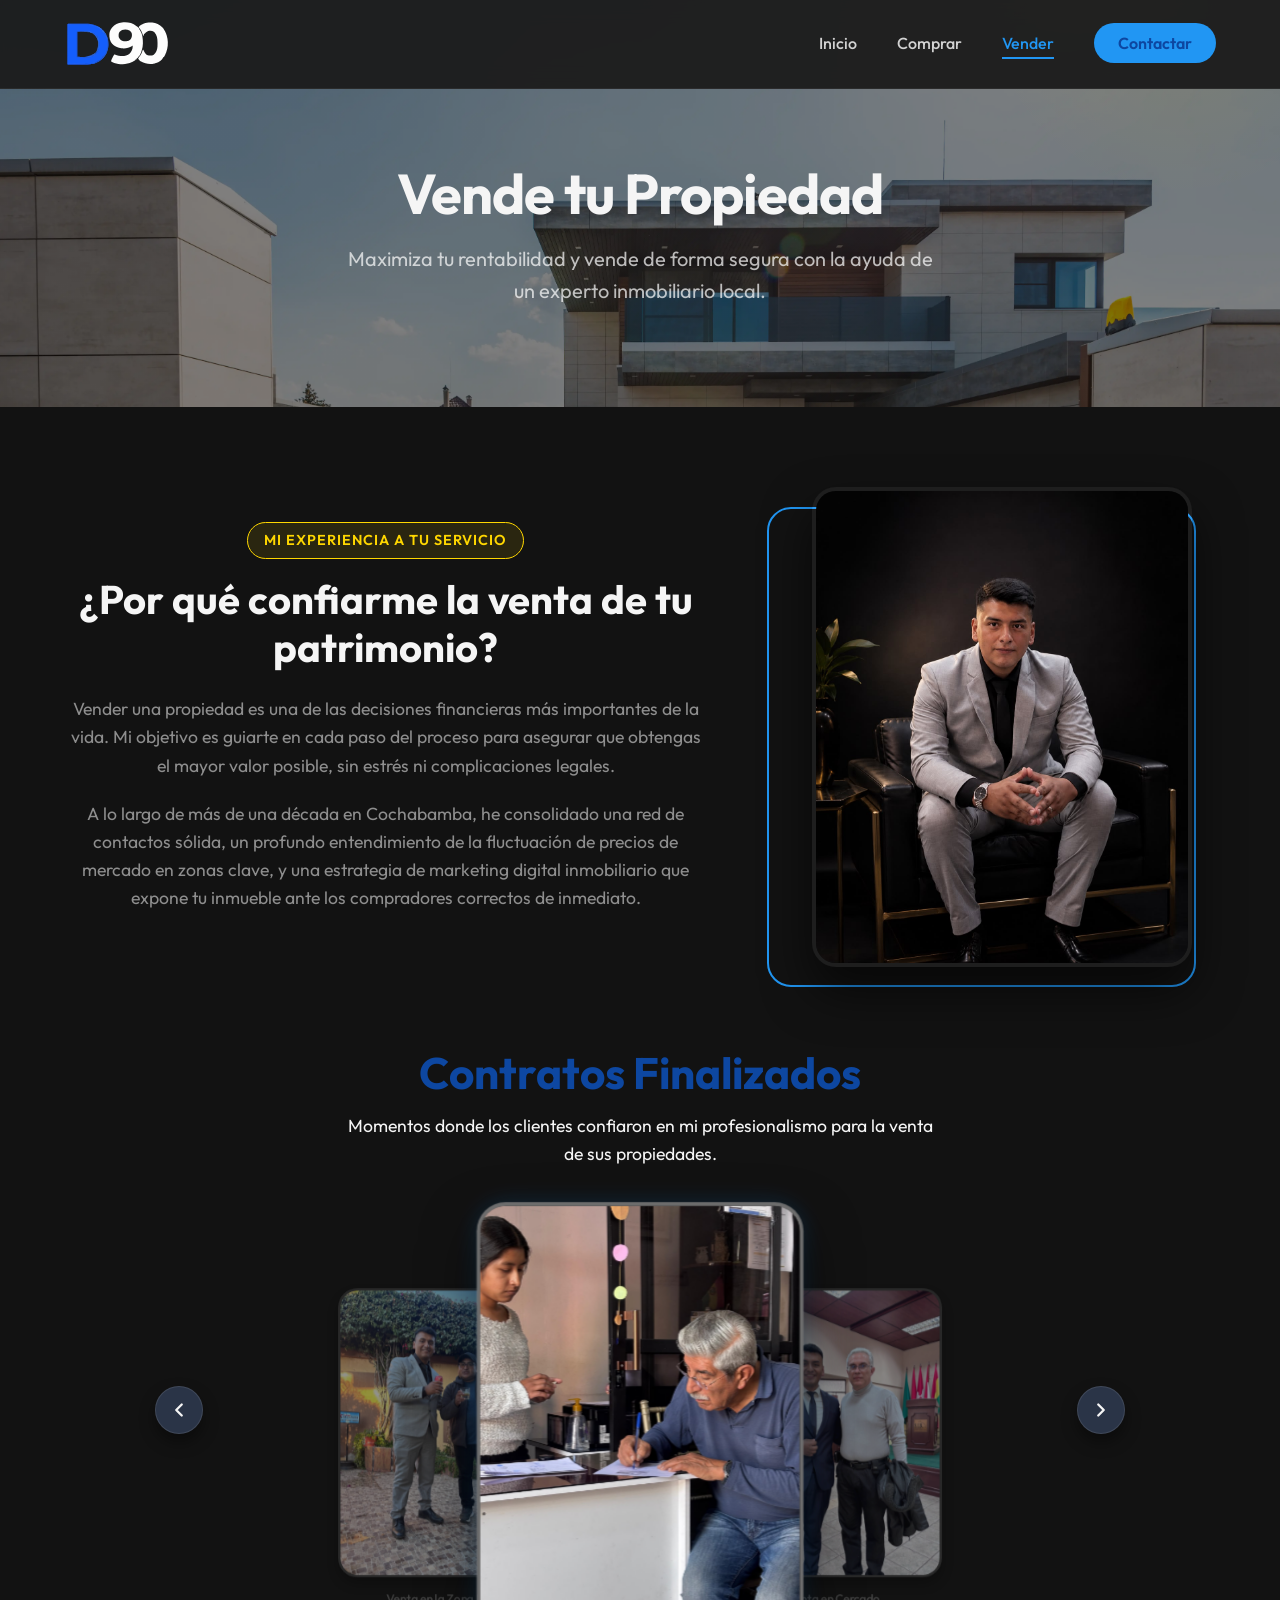
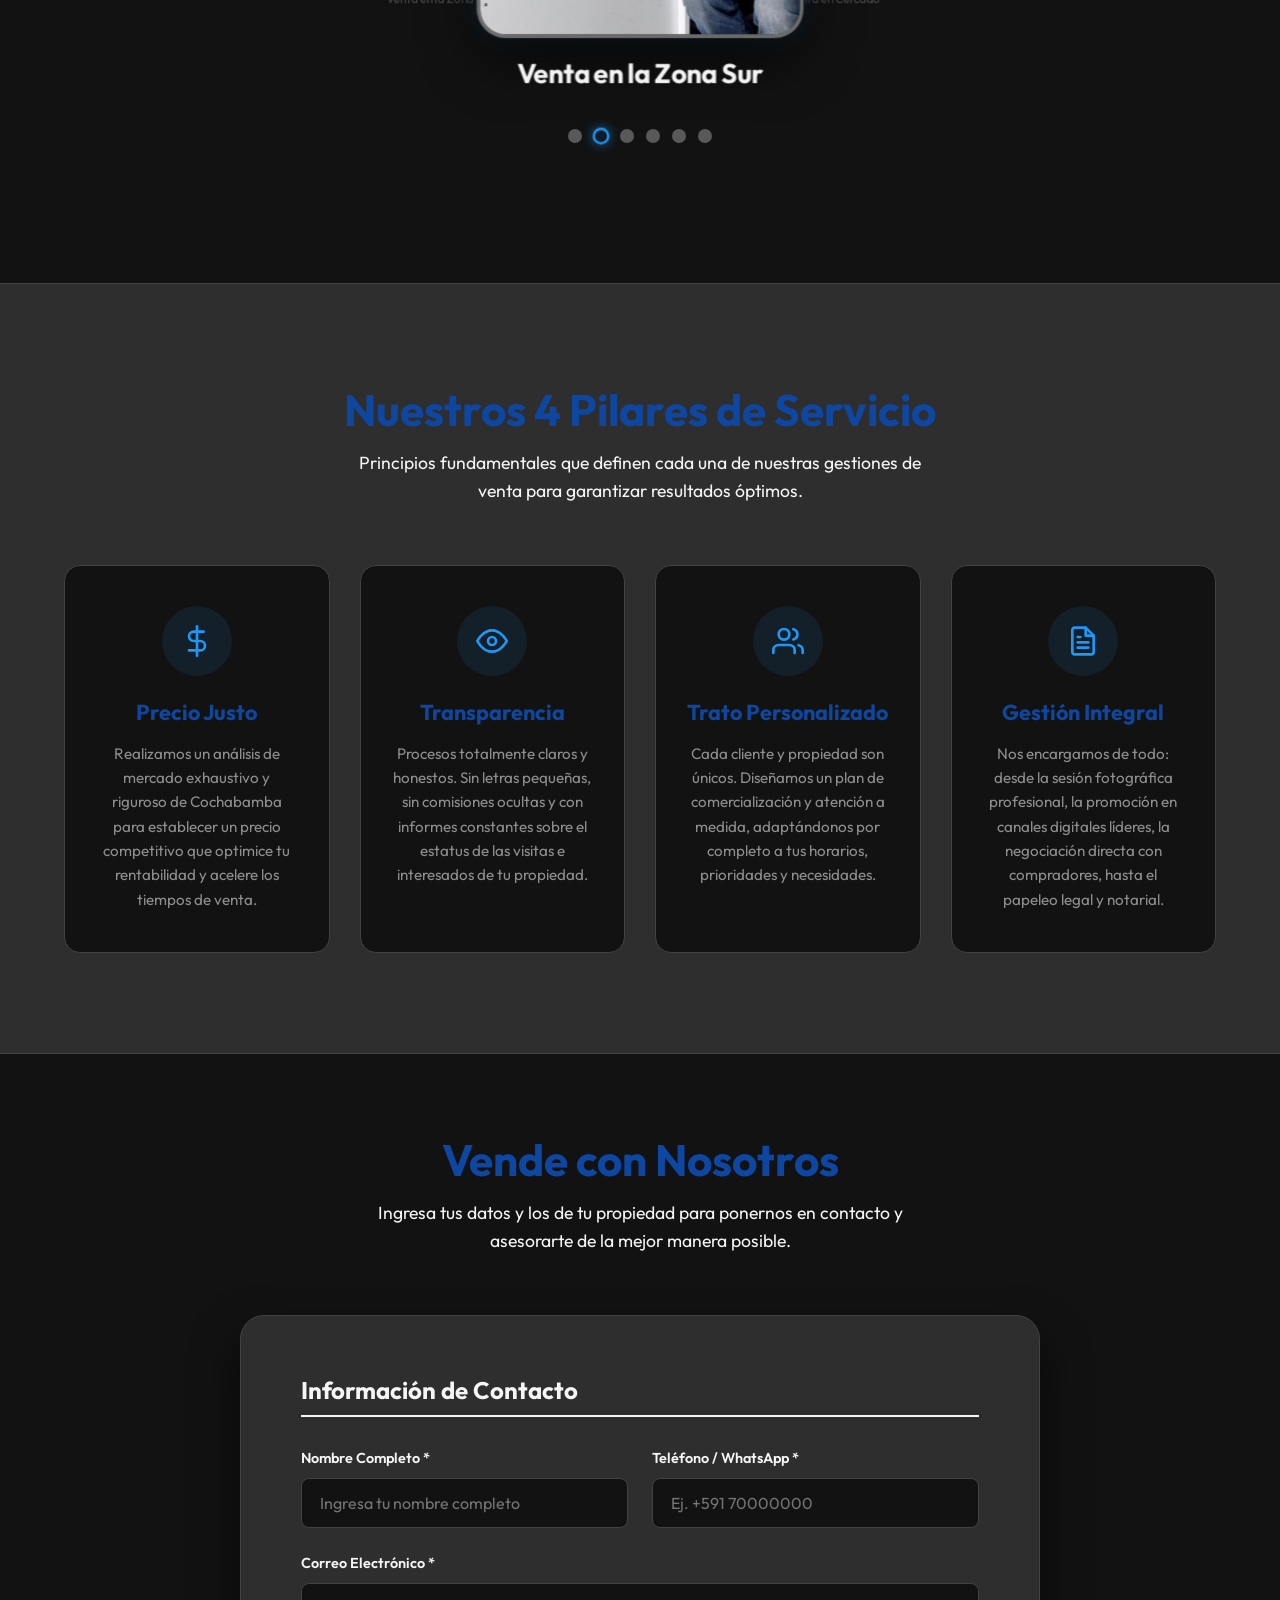
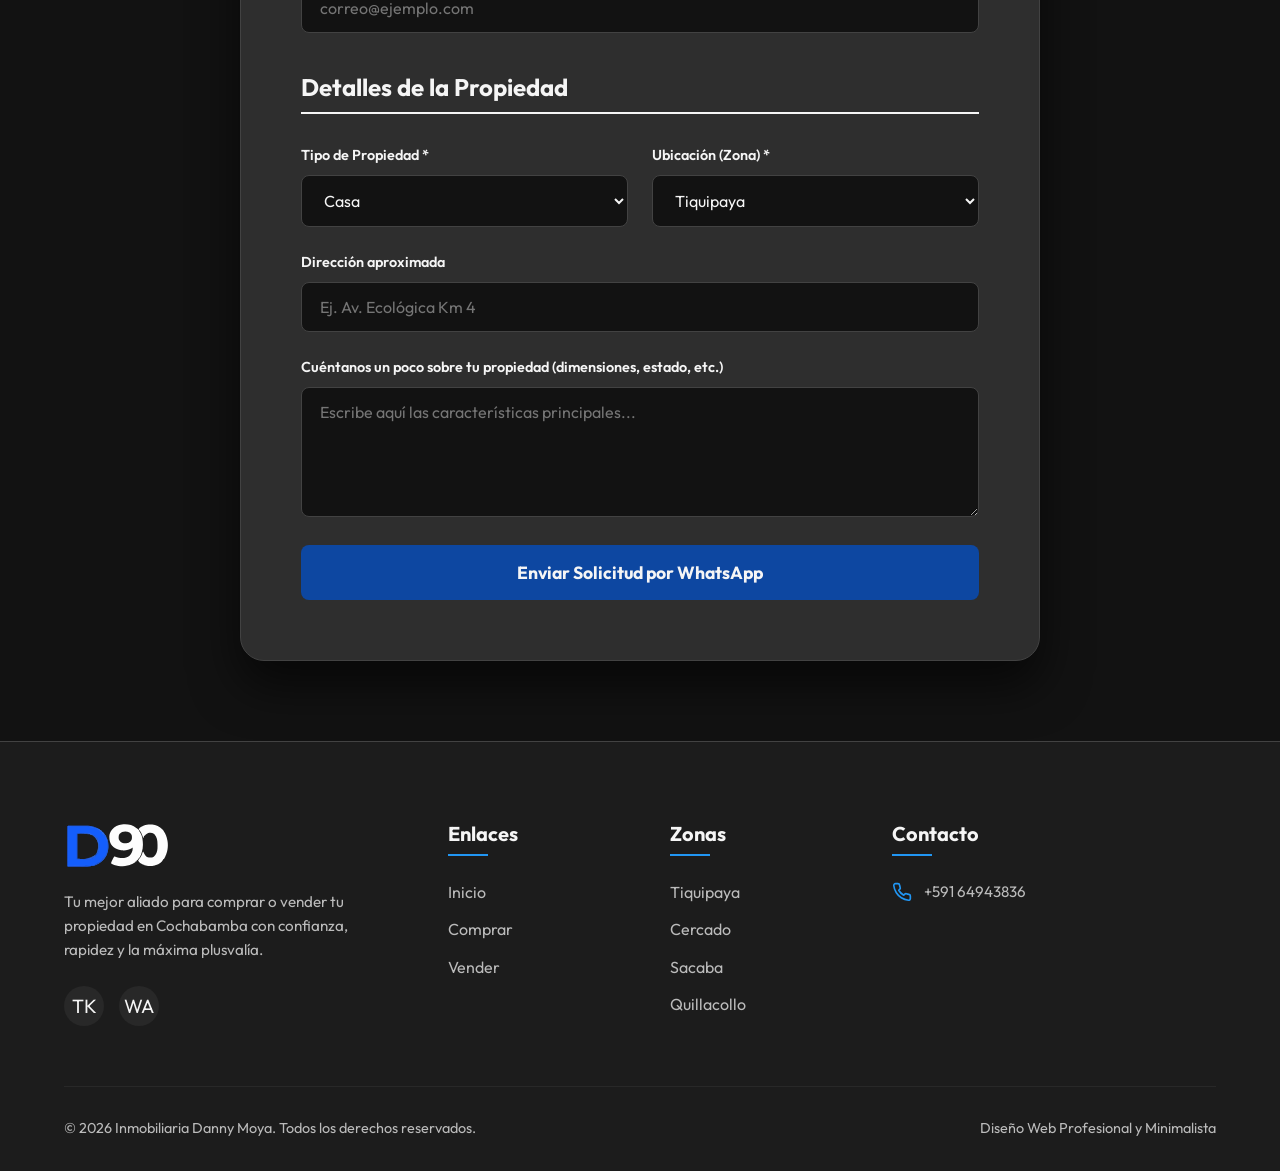
<file: vender.html>
<!DOCTYPE html>
<html lang="es">

<head>
  <meta charset="UTF-8">
  <meta name="viewport" content="width=device-width, initial-scale=1.0">
  <title>Vender Propiedad | Inmobiliaria Danny Moya</title>
  <link rel="icon" href="img/logoD90.svg">

  <!-- Metadatos SEO -->
  <meta name="description"
    content="¿Quieres vender tu casa o terreno en Cochabamba? Vende al mejor precio y con total transparencia. Danny Moya ofrece trato personalizado y gestión integral garantizada.">
  <meta name="keywords"
    content="vender casa cochabamba, vender terreno cochabamba, asesor inmobiliario danny moya, precio justo, transparencia inmobiliaria, gestion integral">
  <meta name="author" content="Danny Moya Inmobiliaria">

  <!-- CSS Stylesheets -->
  <link rel="stylesheet" href="css/style.css">
</head>

<body>

  <!-- Cabecera de Navegación -->
  <header>
    <div class="nav-container">
      <a href="index.html" class="logo" id="header-logo">
        <img src="img/logoD90.svg" alt="Grupo D90 Inmobiliaria" class="logo-img">
      </a>

      <ul class="nav-menu" id="nav-links-list">
        <li><a href="index.html" class="nav-link" id="nav-home">Inicio</a></li>
        <li><a href="comprar.html" class="nav-link" id="nav-buy">Comprar</a></li>
        <li><a href="vender.html" class="nav-link active" id="nav-sell">Vender</a></li>
        <li><a href="vender.html#contact-section" class="nav-btn" id="nav-contact">Contactar</a></li>
      </ul>

      <div class="menu-toggle" id="mobile-burger-menu">
        <span></span>
        <span></span>
        <span></span>
      </div>
    </div>
  </header>

  <!-- Banner de Héroe de Página -->
  <section class="hero-page" id="sell-hero-banner">
    <div class="container animate-fade-in" style="padding: 0;">
      <h1>Vende tu Propiedad</h1>
      <p>Maximiza tu rentabilidad y vende de forma segura con la ayuda de un experto inmobiliario local.</p>
    </div>
  </section>

  <!-- Presentación y Experiencia -->
  <section class="container" id="sell-experience-section">
    <div class="intro-vender">
      <div class="intro-vender-content animate-fade-in-up animate-show-scroll">
        <span class="hero-badge" style="margin-bottom: 16px;">Mi Experiencia a tu Servicio</span>
        <h2>¿Por qué confiarme la venta de tu patrimonio?</h2>
        <p>Vender una propiedad es una de las decisiones financieras más importantes de la vida. Mi objetivo es guiarte
          en cada paso del proceso para asegurar que obtengas el mayor valor posible, sin estrés ni complicaciones
          legales.</p>
        <p>A lo largo de más de una década en Cochabamba, he consolidado una red de contactos sólida, un profundo
          entendimiento de la fluctuación de precios de mercado en zonas clave, y una estrategia de marketing digital
          inmobiliario que expone tu inmueble ante los compradores correctos de inmediato.</p>
      </div>
      <div class="hero-image animate-fade-in animate-show-scroll">
        <div class="hero-image-wrapper">
          <img src="img/danny_moya.jpeg" alt="Danny Moya - Asesor Inmobiliario Profesional">
        </div>
        <div class="hero-frame"></div>
      </div>
      <!--<div class="intro-vender-image animate-fade-in delay-200 animate-show-scroll">
        <div class="experience-badge-card">
          <div class="experience-number">10+</div>
          <div class="experience-text">Años de Experiencia</div>
          <p style="margin-top: 10px; color: rgba(255,255,255,0.7); font-size: 0.95rem;">En el mercado inmobiliario de
            Cochabamba, facilitando transacciones seguras y exitosas.</p>
        </div>
      </div>-->
    </div>
  </section>

  <!-- Carrusel 3D de Asesores / Equipo (Formato Vertical) -->
  <section class="v-carousel-section animate-fade-in-up animate-show-scroll" id="team-carousel-section">
    <div class="container" style="padding: 20px 0 80px;">
      <div class="section-title" style="margin-bottom: 40px;">
        <h2>Contratos Finalizados</h2>
        <p>Momentos donde los clientes confiaron en mi profesionalismo para la venta de sus propiedades.</p>
      </div>

      <div class="v-carousel-wrapper">
        <!-- Botón de Navegación Izquierdo -->
        <button class="v-carousel-nav v-nav-prev" id="v-prev-btn" aria-label="Anterior">
          <svg viewBox="0 0 24 24" width="22" height="22" stroke="currentColor" stroke-width="2.5" fill="none"
            stroke-linecap="round" stroke-linejoin="round">
            <polyline points="15 18 9 12 15 6"></polyline>
          </svg>
        </button>

        <!-- Escenario 3D de Tarjetas -->
        <div class="v-carousel-stage" id="v-carousel-stage">
          <!-- Slide 0 -->
          <div class="v-card" data-index="0">
            <div class="v-card-inner">
              <img src="img/cliente1.jpeg" alt="Suzanne Yorke" class="v-card-img"
                onerror="this.onerror=null; this.src='img/cliente1.jpeg';">
            </div>
            <div class="v-card-caption">
              <h4 class="v-card-name">Venta en la Zona Norte</h4>
              <!--<p class="v-card-role">Grata experiencia</p>-->
            </div>
          </div>

          <!-- Slide 1 (Activo inicialmente) -->
          <div class="v-card" data-index="1">
            <div class="v-card-inner">
              <img src="img/cliente2.jpeg" alt="Simon Hadley" class="v-card-img"
                onerror="this.onerror=null; this.src='img/danny_moya.png';">
            </div>
            <div class="v-card-caption">
              <h4 class="v-card-name">Venta en la Zona Sur</h4>
            </div>
          </div>

          <!-- Slide 2 -->
          <div class="v-card" data-index="2">
            <div class="v-card-inner">
              <img src="img/cliente3.jpeg" alt="Harriet Johnson" class="v-card-img"
                onerror="this.onerror=null; this.src='img/usuario.jpg';">
            </div>
            <div class="v-card-caption">
              <h4 class="v-card-name">Venta en Cercado</h4>
            </div>
          </div>

          <!-- Slide 3 -->
          <div class="v-card" data-index="3">
            <div class="v-card-inner">
              <img src="img/cliente4.jpeg" alt="Carlos Mendoza" class="v-card-img"
                onerror="this.onerror=null; this.src='img/danny_moya.png';">
            </div>
            <div class="v-card-caption">
              <h4 class="v-card-name">Venta en Tiquipaya</h4>
            </div>
          </div>

          <!-- Slide 4 -->
          <div class="v-card" data-index="4">
            <div class="v-card-inner">
              <img src="img/cliente5.jpeg" alt="Elena Rostova" class="v-card-img"
                onerror="this.onerror=null; this.src='img/usuario.jpg';">
            </div>
            <div class="v-card-caption">
              <h4 class="v-card-name">Venta en Sacaba</h4>
            </div>
          </div>
          <!-- Slide 5 -->
          <div class="v-card" data-index="5">
            <div class="v-card-inner">
              <img src="img/cliente6.jpeg" alt="Elena Rostova" class="v-card-img"
                onerror="this.onerror=null; this.src='img/usuario.jpg';">
            </div>
            <div class="v-card-caption">
              <h4 class="v-card-name">Venta en Quillacollo</h4>
            </div>
          </div>
        </div>

        <!-- Botón de Navegación Derecho -->
        <button class="v-carousel-nav v-nav-next" id="v-next-btn" aria-label="Siguiente">
          <svg viewBox="0 0 24 24" width="22" height="22" stroke="currentColor" stroke-width="2.5" fill="none"
            stroke-linecap="round" stroke-linejoin="round">
            <polyline points="9 18 15 12 9 6"></polyline>
          </svg>
        </button>
      </div> <br>

      <!-- Paginación de Puntos (Dots) -->
      <div class="v-carousel-dots" id="v-carousel-dots"></div>
    </div>
  </section>


  <!-- Sección de los 4 Aspectos Importantes -->
  <section class="aspects-section" id="sell-pillars-section">
    <div class="container" style="padding: 0;">
      <div class="section-title animate-fade-in-up animate-show-scroll">
        <h2>Nuestros 4 Pilares de Servicio</h2>
        <p>Principios fundamentales que definen cada una de nuestras gestiones de venta para garantizar resultados
          óptimos.</p>
      </div>

      <div class="aspects-grid">
        <!-- Pilar 1: Precio Justo -->
        <div class="aspect-card animate-fade-in-up delay-100 animate-show-scroll" id="pillar-precio-justo">
          <div class="aspect-icon-wrapper">
            <svg viewBox="0 0 24 24" stroke="currentColor" stroke-width="2" fill="none" stroke-linecap="round"
              stroke-linejoin="round">
              <line x1="12" y1="1" x2="12" y2="23"></line>
              <path d="M17 5H9.5a3.5 3.5 0 0 0 0 7h5a3.5 3.5 0 0 1 0 7H6"></path>
            </svg>
          </div>
          <h3>Precio Justo</h3>
          <p>Realizamos un análisis de mercado exhaustivo y riguroso de Cochabamba para establecer un precio competitivo
            que optimice tu rentabilidad y acelere los tiempos de venta.</p>
        </div>

        <!-- Pilar 2: Transparencia -->
        <div class="aspect-card animate-fade-in-up delay-200 animate-show-scroll" id="pillar-transparencia">
          <div class="aspect-icon-wrapper">
            <svg viewBox="0 0 24 24" stroke="currentColor" stroke-width="2" fill="none" stroke-linecap="round"
              stroke-linejoin="round">
              <path d="M1 12s4-8 11-8 11 8 11 8-4 8-11 8-11-8-11-8z"></path>
              <circle cx="12" cy="12" r="3"></circle>
            </svg>
          </div>
          <h3>Transparencia</h3>
          <p>Procesos totalmente claros y honestos. Sin letras pequeñas, sin comisiones ocultas y con informes
            constantes sobre el estatus de las visitas e interesados de tu propiedad.</p>
        </div>

        <!-- Pilar 3: Trato Personalizado -->
        <div class="aspect-card animate-fade-in-up delay-300 animate-show-scroll" id="pillar-trato-personalizado">
          <div class="aspect-icon-wrapper">
            <svg viewBox="0 0 24 24" stroke="currentColor" stroke-width="2" fill="none" stroke-linecap="round"
              stroke-linejoin="round">
              <path d="M17 21v-2a4 4 0 0 0-4-4H5a4 4 0 0 0-4 4v2"></path>
              <circle cx="9" cy="7" r="4"></circle>
              <path d="M23 21v-2a4 4 0 0 0-3-3.87"></path>
              <path d="M16 3.13a4 4 0 0 1 0 7.75"></path>
            </svg>
          </div>
          <h3>Trato Personalizado</h3>
          <p>Cada cliente y propiedad son únicos. Diseñamos un plan de comercialización y atención a medida,
            adaptándonos por completo a tus horarios, prioridades y necesidades.</p>
        </div>

        <!-- Pilar 4: Gestión Integral -->
        <div class="aspect-card animate-fade-in-up delay-400 animate-show-scroll" id="pillar-gestion-integral">
          <div class="aspect-icon-wrapper">
            <svg viewBox="0 0 24 24" stroke="currentColor" stroke-width="2" fill="none" stroke-linecap="round"
              stroke-linejoin="round">
              <path d="M14 2H6a2 2 0 0 0-2 2v16a2 2 0 0 0 2 2h12a2 2 0 0 0 2-2V8z"></path>
              <polyline points="14 2 14 8 20 8"></polyline>
              <line x1="16" y1="13" x2="8" y2="13"></line>
              <line x1="16" y1="17" x2="8" y2="17"></line>
              <polyline points="10 9 9 9 8 9"></polyline>
            </svg>
          </div>
          <h3>Gestión Integral</h3>
          <p>Nos encargamos de todo: desde la sesión fotográfica profesional, la promoción en canales digitales líderes,
            la negociación directa con compradores, hasta el papeleo legal y notarial.</p>
        </div>
      </div>
    </div>
  </section>

  <!-- Formulario de Contacto / Registro de Propiedad -->
  <section class="container-narrow" id="contact-section">
    <div class="section-title animate-fade-in-up animate-show-scroll">
      <h2>Vende con Nosotros</h2>
      <p>Ingresa tus datos y los de tu propiedad para ponernos en contacto y asesorarte de la mejor manera posible.</p>
    </div>

    <div class="sell-form-wrapper animate-fade-in-up animate-show-scroll">
      <form id="sell-form">
        <h3
          style="font-size: 1.5rem; color: var(--text-light); border-bottom: 2px solid var(--text-light); padding-bottom: 10px; margin-bottom: 24px;">
          Información de Contacto</h3>

        <div class="sell-form-grid">
          <!-- Nombre -->
          <div class="form-group">
            <label for="vender-nombre">Nombre Completo *</label>
            <input type="text" id="vender-nombre" placeholder="Ingresa tu nombre completo" required autocomplete="name">
          </div>

          <!-- Teléfono -->
          <div class="form-group">
            <label for="vender-tel">Teléfono / WhatsApp *</label>
            <input type="tel" id="vender-tel" placeholder="Ej. +591 70000000" required autocomplete="tel">
          </div>

          <!-- Email -->
          <div class="form-group-full">
            <label for="vender-email">Correo Electrónico *</label>
            <input type="email" id="vender-email" placeholder="correo@ejemplo.com" required autocomplete="email">
          </div>
        </div>

        <h3
          style="font-size: 1.5rem; color: var(--text-light); border-bottom: 2px solid var(--text-light); padding-bottom: 10px; margin-top: 40px; margin-bottom: 24px;">
          Detalles de la Propiedad</h3>

        <div class="sell-form-grid">
          <!-- Tipo Propiedad -->
          <div class="form-group">
            <label for="vender-tipo">Tipo de Propiedad *</label>
            <select id="vender-tipo" required>
              <option value="Casa">Casa</option>
              <option value="Terreno">Terreno</option>
            </select>
          </div>

          <!-- Zona -->
          <div class="form-group">
            <label for="vender-zona">Ubicación (Zona) *</label>
            <select id="vender-zona" required>
              <option value="Tiquipaya">Tiquipaya</option>
              <option value="Cercado">Cercado</option>
              <option value="Sacaba">Sacaba</option>
              <option value="Quillacollo">Quillacollo</option>
            </select>
          </div>

          <!-- Dirección -->
          <div class="form-group-full">
            <label for="vender-direccion">Dirección aproximada</label>
            <input type="text" id="vender-direccion" placeholder="Ej. Av. Ecológica Km 4">
          </div>

          <!-- Mensaje -->
          <div class="form-group-full">
            <label for="vender-mensaje">Cuéntanos un poco sobre tu propiedad (dimensiones, estado, etc.)</label>
            <textarea id="vender-mensaje" rows="5"
              placeholder="Escribe aquí las características principales..."></textarea>
          </div>
        </div>

        <button type="submit" class="btn-form" id="btn-submit-vender">Enviar Solicitud por WhatsApp</button>
      </form>
    </div>
  </section>

  <!-- Pie de Página -->
  <footer>
    <div class="footer-grid">
      <div class="footer-col">
        <a href="index.html" class="logo" style="margin-bottom: 20px;">
          <img src="img/logoD90.svg" alt="Grupo D90 Inmobiliaria" class="logo-img">
        </a>
        <p class="footer-desc">Tu mejor aliado para comprar o vender tu propiedad en Cochabamba con confianza, rapidez y
          la máxima plusvalía.</p>
        <div class="social-links">
          <!--<a href="#" class="social-btn" id="social-fb">FB</a>-->
          <a href="https://www.tiktok.com/@propiedadesdannymoya" target="_blank" class="social-btn"
            id="social-ig">TK</a>
          <a href="https://wa.me/59164943836" target="_blank" class="social-btn" id="social-wa">WA</a>
        </div>
      </div>

      <div class="footer-col">
        <h3>Enlaces</h3>
        <ul class="footer-links">
          <li><a href="index.html" id="foot-home">Inicio</a></li>
          <li><a href="comprar.html" id="foot-buy">Comprar</a></li>
          <li><a href="vender.html" id="foot-sell">Vender</a></li>
        </ul>
      </div>

      <div class="footer-col">
        <h3>Zonas</h3>
        <ul class="footer-links">
          <li><a href="comprar.html?zona=Tiquipaya" id="foot-zone-tiq">Tiquipaya</a></li>
          <li><a href="comprar.html?zona=Cercado" id="foot-zone-cer">Cercado</a></li>
          <li><a href="comprar.html?zona=Sacaba" id="foot-zone-sac">Sacaba</a></li>
          <li><a href="comprar.html?zona=Quillacollo" id="foot-zone-qui">Quillacollo</a></li>
        </ul>
      </div>

      <div class="footer-col">
        <h3>Contacto</h3>
        <div class="footer-contact">
          <div class="footer-contact-item">
            <svg viewBox="0 0 24 24" stroke="currentColor" stroke-width="2" fill="none" stroke-linecap="round"
              stroke-linejoin="round">
              <path
                d="M22 16.92v3a2 2 0 0 1-2.18 2 19.79 19.79 0 0 1-8.63-3.07 19.5 19.5 0 0 1-6-6 19.79 19.79 0 0 1-3.07-8.67A2 2 0 0 1 4.11 2h3a2 2 0 0 1 2 1.72 12.84 12.84 0 0 0 .7 2.81 2 2 0 0 1-.45 2.11L8.09 9.91a16 16 0 0 0 6 6l1.27-1.27a2 2 0 0 1 2.11-.45 12.84 12.84 0 0 0 2.81.7A2 2 0 0 1 22 16.92z">
              </path>
            </svg>
            <span>+591 64943836</span>
          </div>
          <!--<div class="footer-contact-item">
            <svg viewBox="0 0 24 24" stroke="currentColor" stroke-width="2" fill="none" stroke-linecap="round"
              stroke-linejoin="round">
              <path d="M4 4h16c1.1 0 2 .9 2 2v12c0 1.1-.9 2-2 2H4c-1.1 0-2-.9-2-2V6c0-1.1.9-2 2-2z"></path>
              <polyline points="22,6 12,13 2,6"></polyline>
            </svg>
            <span>contacto@dannymoya.bo</span>
          </div>
          <div class="footer-contact-item">
            <svg viewBox="0 0 24 24" stroke="currentColor" stroke-width="2" fill="none" stroke-linecap="round"
              stroke-linejoin="round">
              <path d="M21 10c0 7-9 13-9 13s-9-6-9-13a9 9 0 0 1 18 0z"></path>
              <circle cx="12" cy="10" r="3"></circle>
            </svg>
            <span>Av. América #123, Cochabamba</span>
          </div>-->
        </div>
      </div>
    </div>

    <div class="footer-bottom">
      <p>&copy; 2026 Inmobiliaria Danny Moya. Todos los derechos reservados.</p>
      <p>Diseño Web Profesional y Minimalista</p>
    </div>
  </footer>

  <!-- Scripts -->
  <script src="js/data.js"></script>
  <script src="js/main.js"></script>
</body>

</html>
</file>
<file: css/style.css>
/* CSS Global - Inmobiliaria Danny Moya */
@import url('https://fonts.googleapis.com/css2?family=Outfit:wght@300;400;500;600;700;800&family=Playfair+Display:ital,wght@0,400;0,600;0,700;1,400&display=swap');

:root {
  /* Trust / Primary (Deep Blues from the image) */
  --primary: #0D47A1;
  /* Azul Marino Corporativo */
  --primary-light: #1E3A8A;
  /* Azul Rey Profundo */
  --primary-dark: #0A2E66;
  /* Slightly darker corporate blue */

  /* Buttons / Call to Action (Bright Blues from the image) */
  --secondary: #2196F3;
  /* Azul Brillante */
  --secondary-hover: #1976D2;
  /* Azul brillante hover */
  --secondary-light: #64B5F6;
  /* Azul Cielo Suave */

  /* Premium details / Accents (Gold and Copper from the image) */
  --accent: #FFD700;
  /* Oro Brillante */
  --accent-alt: #B87333;
  /* Cobre Dorado */
  --target-vendido: #991616;

  /* Text & Information (Soft whites and light grays from the image) */
  --text-dark: #E0E0E0;
  /* Gris Claro - main text in dark mode */
  --text-light: #F5F5F5;
  /* Blanco Suave - bold text, headings */
  --text-muted: #8E8E8E;
  /* Dimmed gray for secondary/less important text */
  --text-dark-hover: #1C1C1C;

  /* Main backgrounds (Matte Black and Deep Gray from the image) */
  --bg-light: #121212;
  /* Negro Mate / Gris Muy Oscuro - body bg */
  --bg-dark: #1C1C1C;
  /* Gris Profundo - header/footer bg, dark blocks */
  --bg-card: #2E2E2E;
  /* Gris Carbón - card background, forms */
  --border-color: #424242;
  /* Gris Grafito - borders and subtle lines */

  --shadow-sm: 0 2px 8px rgba(0, 0, 0, 0.2);
  --shadow-md: 0 8px 16px rgba(0, 0, 0, 0.4);
  --shadow-lg: 0 16px 32px rgba(0, 0, 0, 0.5);
  --shadow-premium: 0 24px 48px rgba(0, 0, 0, 0.6);

  --radius-sm: 8px;
  --radius-md: 16px;
  --radius-lg: 24px;

  --transition-fast: all 0.2s ease;
  --transition-smooth: all 0.4s cubic-bezier(0.16, 1, 0.3, 1);
  --max-width: 1200px;
}

/* Reset */
* {
  margin: 0;
  padding: 0;
  box-sizing: border-box;
}

html {
  scroll-behavior: smooth;
}

body {
  font-family: 'Outfit', sans-serif;
  color: var(--text-dark);
  background-color: var(--bg-light);
  line-height: 1.6;
  overflow-x: hidden;
}

h1,
h2,
h3,
h4,
h5,
h6 {
  font-weight: 700;
  color: var(--text-light);
  line-height: 1.2;
}

a {
  text-decoration: none;
  color: inherit;
  transition: var(--transition-fast);
}

img {
  max-width: 100%;
  height: auto;
  display: block;
}

input,
select,
textarea,
button {
  font-family: inherit;
  outline: none;
  border: none;
}

/* Container */
.container {
  width: 90%;
  max-width: var(--max-width);
  margin: 0 auto;
  padding: 80px 0;
}

.container-narrow {
  width: 90%;
  max-width: 800px;
  margin: 0 auto;
  padding: 80px 0;
}

/* Header & Navigation */
header {
  position: fixed;
  top: 0;
  left: 0;
  width: 100%;
  z-index: 1000;
  background-color: rgba(28, 28, 28, 0.95);
  backdrop-filter: blur(10px);
  border-bottom: 1px solid rgba(255, 255, 255, 0.05);
  transition: var(--transition-smooth);
}

header.scrolled {
  padding: 10px 0;
  box-shadow: var(--shadow-md);
}

.nav-container {
  width: 90%;
  max-width: var(--max-width);
  margin: 0 auto;
  display: flex;
  justify-content: space-between;
  align-items: center;
  padding: 20px 0;
  transition: var(--transition-smooth);
}

header.scrolled .nav-container {
  padding: 12px 0;
}

.logo {
  display: flex;
  align-items: center;
  gap: 10px;
  text-decoration: none;
}

.logo-img {
  height: 48px;
  width: auto;
  display: block;
  object-fit: contain;
  transition: var(--transition-fast);
}

.logo:hover .logo-img {
  transform: scale(1.05);
}

.logo-icon {
  width: 40px;
  height: 40px;
  background-color: var(--secondary);
  border-radius: var(--radius-sm);
  display: flex;
  align-items: center;
  justify-content: center;
  color: var(--primary);
  font-weight: 800;
  font-size: 1.5rem;
}

.logo-text {
  color: var(--text-light);
  font-size: 1.5rem;
  font-weight: 700;
  letter-spacing: -0.5px;
}

.logo-text span {
  color: var(--secondary);
  font-weight: 300;
}

.nav-menu {
  display: flex;
  list-style: none;
  gap: 40px;
  align-items: center;
}

.nav-link {
  color: rgba(255, 255, 255, 0.80);
  font-weight: 500;
  font-size: 1rem;
  position: relative;
  padding: 6px 0;
}

.nav-link::after {
  content: '';
  position: absolute;
  bottom: 0;
  left: 0;
  width: 0;
  height: 2px;
  background-color: var(--secondary);
  transition: var(--transition-smooth);
}

.nav-link:hover {
  color: var(--text-light);
}

.nav-link:hover::after,
.nav-link.active::after {
  width: 100%;
}

.nav-link.active {
  color: var(--secondary);
}

.nav-btn {
  background-color: var(--secondary);
  color: var(--primary);
  padding: 10px 24px;
  border-radius: 30px;
  font-weight: 600;
  transition: var(--transition-smooth);
}

.nav-btn:hover {
  background-color: var(--text-light);
  transform: translateY(-2px);
  box-shadow: 0 4px 12px rgba(33, 150, 243, 0.25);
}

.menu-toggle {
  display: none;
  flex-direction: column;
  gap: 6px;
  cursor: pointer;
}

.menu-toggle span {
  width: 30px;
  height: 2px;
  background-color: var(--text-light);
  transition: var(--transition-smooth);
}

/* Footer */
footer {
  background-color: var(--bg-dark);
  color: rgba(255, 255, 255, 0.7);
  padding: 80px 0 30px;
  border-top: 1px solid var(--border-color);
}

.footer-grid {
  width: 90%;
  max-width: var(--max-width);
  margin: 0 auto;
  display: grid;
  grid-template-columns: 2fr 1fr 1fr 2fr;
  gap: 60px;
  margin-bottom: 60px;
}

.footer-col h3 {
  color: var(--text-light);
  font-size: 1.25rem;
  margin-bottom: 24px;
  position: relative;
  padding-bottom: 10px;
}

.footer-col h3::after {
  content: '';
  position: absolute;
  bottom: 0;
  left: 0;
  width: 40px;
  height: 2px;
  background-color: var(--secondary);
}

.footer-desc {
  margin-bottom: 24px;
  font-size: 0.95rem;
}

.footer-links {
  list-style: none;
  display: flex;
  flex-direction: column;
  gap: 12px;
}

.footer-links a:hover {
  color: var(--secondary);
  padding-left: 5px;
}

.footer-contact {
  display: flex;
  flex-direction: column;
  gap: 16px;
  font-size: 0.95rem;
}

.footer-contact-item {
  display: flex;
  align-items: center;
  gap: 12px;
}

.footer-contact-item svg {
  width: 20px;
  height: 20px;
  color: var(--secondary);
  flex-shrink: 0;
}

.social-links {
  display: flex;
  gap: 15px;
}

.social-btn {
  width: 40px;
  height: 40px;
  background-color: rgba(255, 255, 255, 0.05);
  border-radius: 50%;
  display: flex;
  align-items: center;
  justify-content: center;
  color: var(--text-light);
  font-size: 1.2rem;
  transition: var(--transition-smooth);
}

.social-btn:hover {
  background-color: var(--secondary);
  color: var(--primary);
  transform: translateY(-3px);
}

.footer-bottom {
  width: 90%;
  max-width: var(--max-width);
  margin: 0 auto;
  padding-top: 30px;
  border-top: 1px solid rgba(255, 255, 255, 0.05);
  display: flex;
  justify-content: space-between;
  align-items: center;
  font-size: 0.9rem;
}

/* Page Hero Section */
.hero-page {
  /*background-color: var(--bg-card);*/
  color: var(--text-light);
  padding: 160px 0 100px;
  text-align: center;
  position: relative;
  /*background-image: linear-gradient(135deg, var(--primary) 0%, var(--primary-light) 100%);*/
  overflow: hidden;
  background-image:
    linear-gradient(rgba(0, 0, 0, 0.5), rgba(0, 0, 0, 0.5)),
    url('../img/casa.webp');
  background-size: cover;
  background-position: center;
  background-attachment: fixed;
}

.hero-page::before {
  content: '';
  position: absolute;
  width: 400px;
  height: 400px;
  background: radial-gradient(circle, rgba(255, 215, 0, 0.08) 0%, transparent 70%);
  top: -200px;
  right: -100px;
  border-radius: 50%;
}

.hero-page h1 {
  color: var(--text-light);
  font-size: 3.5rem;
  margin-bottom: 16px;
  letter-spacing: -1px;
}

.hero-page p {
  color: rgba(255, 255, 255, 0.7);
  font-size: 1.25rem;
  max-width: 600px;
  margin: 0 auto;
}

/* --- PAGINA 1: PRINCIPAL (INDEX) --- */

/* Hero / Presentación */
.hero-section {
  display: flex;
  align-items: center;
  justify-content: space-between;
  gap: 80px;
  padding: 180px 0 100px;
  /*background-color: var(--primary-dark);*/
  /*background-image: linear-gradient(135deg, var(--primary-dark) 0%, var(--primary-light) 100%);*/
  background-image:
    linear-gradient(rgba(0, 0, 0, 0.5), rgba(0, 0, 0, 0.5)),
    url('../img/casa.webp');
  background-size: cover;
  background-position: center;
  background-attachment: fixed;

  color: var(--text-light);
  position: relative;
  overflow: hidden;
}

.hero-section .container {
  display: flex;
  align-items: center;
  justify-content: space-between;
  gap: 40px;
  padding: 0;
}

.hero-section::after {
  content: '';
  position: absolute;
  bottom: 0;
  left: 0;
  width: 100%;
  height: 20px;
  background: linear-gradient(to top, var(--bg-light), transparent);
}

.hero-content {
  flex: 1.2;
}

.hero-badge {
  display: inline-block;
  background-color: rgba(255, 215, 0, 0.1);
  border: 1px solid var(--accent);
  color: var(--accent);
  padding: 6px 16px;
  border-radius: 30px;
  font-size: 0.9rem;
  font-weight: 600;
  margin-bottom: 24px;
  letter-spacing: 1px;
  text-transform: uppercase;
}

.hero-section h1 {
  color: var(--text-light);
  font-size: 4rem;
  font-weight: 800;
  line-height: 1.1;
  margin-bottom: 24px;
  letter-spacing: -1px;
}

.hero-section h1 span {
  color: var(--secondary);
}

.hero-section p {
  font-size: 1.2rem;
  color: rgba(255, 255, 255, 0.8);
  margin-bottom: 40px;
  max-width: 540px;
  font-weight: 300;
}

.hero-buttons {
  display: flex;
  gap: 20px;
  align-items: center;
}

.btn-primary {
  background-color: var(--secondary);
  color: var(--text-light);
  padding: 16px 36px;
  border-radius: 50px;
  font-weight: 600;
  font-size: 1rem;
  box-shadow: 0 4px 14px rgba(33, 150, 243, 0.25);
  display: inline-flex;
  align-items: center;
  gap: 8px;
}

.btn-primary:hover {
  background-color: var(--text-light);
  color: var(--text-dark-hover);
  transform: translateY(-3px);
  box-shadow: 0 6px 20px rgba(255, 255, 255, 0.15);
}

.btn-secondary {
  border: 2px solid rgba(255, 255, 255, 0.2);
  color: var(--text-light);
  padding: 14px 34px;
  border-radius: 50px;
  font-weight: 600;
  font-size: 1rem;
  display: inline-flex;
  align-items: center;
  gap: 8px;
}

.btn-secondary:hover {
  border-color: var(--secondary);
  color: var(--secondary);
  background-color: rgba(33, 150, 243, 0.05);
}

.hero-image {
  flex: 0.8;
  position: relative;
  display: flex;
  justify-content: center;
}

.hero-image-wrapper {
  position: relative;
  width: 380px;
  height: 480px;
  border-radius: var(--radius-lg);
  overflow: hidden;
  box-shadow: var(--shadow-premium);
  border: 4px solid rgba(255, 255, 255, 0.05);
}

.hero-image-wrapper img {
  width: 100%;
  height: 100%;
  object-fit: cover;
  transition: var(--transition-smooth);
}

.hero-image-wrapper:hover img {
  transform: scale(1.05);
}

.hero-frame {
  position: absolute;
  top: 20px;
  left: -20px;
  width: 100%;
  height: 100%;
  border: 2px solid var(--secondary);
  border-radius: var(--radius-lg);
  z-index: -1;
  transition: var(--transition-smooth);
}

.hero-image-wrapper:hover~.hero-frame {
  transform: translate(10px, -10px);
}

/* Sección de Zonas */
.section-title {
  text-align: center;
  margin-bottom: 60px;
  position: relative;
}

.section-title h2 {
  font-size: 2.75rem;
  color: var(--primary);
  margin-bottom: 12px;
}

.section-title p {
  color: var(--text-light);
  font-size: 1.1rem;
  max-width: 600px;
  margin: 0 auto;
}

.zones-grid {
  display: grid;
  grid-template-columns: repeat(4, 1fr);
  gap: 24px;
  margin-top: 40px;
}

.zone-card {
  position: relative;
  height: 280px;
  border-radius: var(--radius-md);
  overflow: hidden;
  box-shadow: var(--shadow-md);
  cursor: pointer;
  display: flex;
  align-items: center;
  justify-content: center;
  transition: var(--transition-smooth);
}

.zone-card img {
  position: absolute;
  width: 100%;
  height: 100%;
  object-fit: cover;
  z-index: 1;
  transition: var(--transition-smooth);
  filter: brightness(0.65);
}

.zone-overlay {
  position: absolute;
  top: 0;
  left: 0;
  width: 100%;
  height: 100%;
  background: linear-gradient(to top, rgba(18, 18, 18, 0.8) 0%, rgba(18, 18, 18, 0.2) 60%, rgba(18, 18, 18, 0.4) 100%);
  z-index: 2;
  transition: var(--transition-smooth);
}

.zone-name {
  position: relative;
  z-index: 3;
  color: var(--text-light);
  font-size: 1.75rem;
  font-weight: 700;
  text-align: center;
  letter-spacing: 0.5px;
  transition: var(--transition-smooth);
  font-family: 'Playfair Display', serif;
}

.zone-card:hover {
  transform: translateY(-8px);
  box-shadow: var(--shadow-premium);
}

.zone-card:hover img {
  transform: scale(1.1);
  filter: brightness(0.5);
}

.zone-card:hover .zone-overlay {
  background: linear-gradient(to top, rgba(18, 18, 18, 0.9) 0%, rgba(33, 150, 243, 0.25) 100%);
}

.zone-card:hover .zone-name {
  color: var(--secondary);
  transform: scale(1.05);
}

/* Catálogo General */
.catalog-section {
  background-color: var(--bg-light);
  padding: 100px 0;
}

.catalog-grid {
  display: grid;
  grid-template-columns: repeat(3, 1fr);
  gap: 30px;
  margin-top: 40px;
}

/* Tarjeta de Propiedad */
.property-card {
  background-color: var(--bg-card);
  border-radius: var(--radius-md);
  overflow: hidden;
  box-shadow: var(--shadow-sm);
  border: 1px solid var(--border-color);
  transition: var(--transition-smooth);
  position: relative;
  display: flex;
  flex-direction: column;
}

.property-card:hover {
  transform: translateY(-10px);
  box-shadow: var(--shadow-lg);
  border-color: var(--secondary);
}

/* Carrusel de Tarjeta */
.property-carousel-container {
  position: relative;
  height: 250px;
  overflow: hidden;
  background-color: var(--primary);
}

.property-carousel-track {
  display: flex;
  width: 300%;
  /* 3 imágenes */
  height: 100%;
  transition: transform 0.5s cubic-bezier(0.16, 1, 0.3, 1);
}

.property-carousel-slide {
  width: 33.333%;
  height: 100%;
  flex-shrink: 0;
}

.property-carousel-slide img {
  width: 100%;
  height: 100%;
  object-fit: cover;
  transition: var(--transition-smooth);
}

.property-card:hover .property-carousel-slide img {
  transform: scale(1.03);
}

.carousel-btn {
  position: absolute;
  top: 50%;
  transform: translateY(-50%);
  width: 36px;
  height: 36px;
  border-radius: 50%;
  background-color: rgba(255, 255, 255, 0.2);
  backdrop-filter: blur(8px);
  display: flex;
  align-items: center;
  justify-content: center;
  color: var(--text-light);
  cursor: pointer;
  z-index: 10;
  transition: var(--transition-fast);
  opacity: 0;
  border: 1px solid rgba(255, 255, 255, 0.1);
}

.property-carousel-container:hover .carousel-btn {
  opacity: 1;
}

.carousel-btn:hover {
  background-color: var(--secondary);
  color: var(--primary);
  box-shadow: 0 4px 8px rgba(0, 0, 0, 0.2);
}

.carousel-btn-prev {
  left: 15px;
}

.carousel-btn-next {
  right: 15px;
}

.carousel-indicators {
  position: absolute;
  bottom: 15px;
  left: 50%;
  transform: translateX(-50%);
  display: flex;
  gap: 8px;
  z-index: 10;
}

.carousel-dot {
  width: 8px;
  height: 8px;
  border-radius: 50%;
  background-color: rgba(255, 255, 255, 0.5);
  transition: var(--transition-fast);
  cursor: pointer;
}

.carousel-dot.active {
  background-color: var(--secondary);
  width: 20px;
  border-radius: 4px;
}

/* Etiquetas */
.property-tags {
  position: absolute;
  top: 15px;
  left: 15px;
  display: flex;
  flex-direction: column;
  gap: 8px;
  z-index: 10;
}

.tag-status {
  padding: 6px 12px;
  border-radius: 30px;
  font-size: 0.75rem;
  font-weight: 700;
  text-transform: uppercase;
  letter-spacing: 0.5px;
  color: var(--text-light);
  box-shadow: var(--shadow-sm);
  display: inline-block;
}

.tag-status.available {
  background-color: #10b981;
  /* Esmeralda */
}

.tag-status.sold {
  background-color: var(--target-vendido);
  /* Cobre Dorado */
}

.tag-type {
  padding: 6px 12px;
  border-radius: 30px;
  font-size: 0.75rem;
  font-weight: 700;
  text-transform: uppercase;
  letter-spacing: 0.5px;
  color: var(--text-light);
  background-color: var(--primary);
  box-shadow: var(--shadow-sm);
  display: inline-block;
  border: 1px solid rgba(255, 255, 255, 0.15);
}

.tag-zone {
  position: absolute;
  top: 15px;
  right: 15px;
  padding: 6px 12px;
  border-radius: 30px;
  font-size: 0.75rem;
  font-weight: 700;
  color: var(--primary);
  background-color: var(--secondary);
  box-shadow: var(--shadow-sm);
  z-index: 10;
}

/* Detalles de Tarjeta */
.property-info {
  padding: 24px;
  display: flex;
  flex-direction: column;
  flex-grow: 1;
}

.property-title {
  font-size: 1.35rem;
  margin-bottom: 8px;
  color: var(--text-light);
  transition: var(--transition-fast);
  white-space: nowrap;
  overflow: hidden;
  text-overflow: ellipsis;
}

.property-title:hover {
  color: var(--secondary);
}

.property-address {
  display: flex;
  align-items: center;
  gap: 8px;
  color: var(--text-muted);
  font-size: 0.9rem;
  margin-bottom: 20px;
}

.property-address svg {
  width: 16px;
  height: 16px;
  color: var(--secondary);
  flex-shrink: 0;
}

.property-features {
  display: flex;
  justify-content: space-between;
  border-top: 1px solid var(--border-color);
  padding-top: 20px;
  margin-top: auto;
}

.feature-item {
  display: flex;
  flex-direction: column;
  align-items: center;
  gap: 4px;
  color: var(--text-muted);
  font-size: 0.85rem;
}

.feature-item-val {
  font-weight: 700;
  color: var(--text-light);
  font-size: 0.95rem;
}

.feature-item svg {
  width: 20px;
  height: 20px;
  color: var(--secondary);
}

.property-action {
  padding: 0 24px 24px;
}

.btn-card {
  width: 100%;
  display: flex;
  align-items: center;
  justify-content: center;
  gap: 8px;
  background-color: var(--bg-light);
  color: var(--text-dark);
  padding: 12px;
  border-radius: var(--radius-sm);
  font-weight: 600;
  border: 1px solid var(--border-color);
  transition: var(--transition-smooth);
}

.property-card:hover .btn-card {
  background-color: var(--primary);
  color: var(--text-light);
  border-color: var(--primary);
}

.btn-card:hover {
  background-color: var(--secondary) !important;
  color: var(--primary) !important;
  border-color: var(--secondary) !important;
  transform: translateY(-2px);
  box-shadow: var(--shadow-md);
}

/* Botón Ver Más Casas */
.more-btn-container {
  display: flex;
  justify-content: center;
  margin-top: 60px;
}

/* --- PAGINA 2: COMPRAR --- */

/* Filtros y Buscador */
.filters-section {
  background-color: var(--bg-card);
  padding: 40px 0;
  margin-top: -20px;
  position: relative;
  z-index: 10;
  /*border-bottom: 2px solid var(--secondary);*/
}

.filter-bar {
  background-color: var(--bg-dark);
  padding: 30px;
  border-radius: var(--radius-md);
  box-shadow: var(--shadow-lg);
  border: 1px solid rgba(255, 255, 255, 0.05);
  display: flex;
  gap: 20px;
  align-items: flex-end;
}

.filter-group {
  display: flex;
  flex-direction: column;
  gap: 8px;
  flex: 1;
}

.filter-group.search-group {
  flex: 1.5;
}

.filter-group label {
  color: var(--secondary);
  font-size: 0.85rem;
  font-weight: 600;
  text-transform: uppercase;
  letter-spacing: 1px;
}

.filter-input-wrapper {
  position: relative;
  display: flex;
  align-items: center;
}

.filter-input-wrapper svg {
  position: absolute;
  left: 15px;
  color: var(--text-muted);
  width: 18px;
  height: 18px;
}

.filter-bar input,
.filter-bar select {
  width: 100%;
  background-color: var(--primary);
  color: var(--text-light);
  border: 1px solid rgba(255, 255, 255, 0.1);
  padding: 14px 16px;
  border-radius: var(--radius-sm);
  font-size: 0.95rem;
  transition: var(--transition-smooth);
}

.filter-bar input {
  padding-left: 45px;
}

.filter-bar input:focus,
.filter-bar select:focus {
  border-color: var(--secondary);
  box-shadow: 0 0 0 2px rgba(212, 175, 55, 0.15);
}

.filter-btn-clear {
  background-color: rgba(255, 255, 255, 0.05);
  color: var(--text-light);
  padding: 14px 24px;
  border-radius: var(--radius-sm);
  font-weight: 600;
  cursor: pointer;
  transition: var(--transition-smooth);
  display: flex;
  align-items: center;
  gap: 8px;
  height: 52px;
}

.filter-btn-clear:hover {
  background-color: #ef4444;
  color: var(--text-light);
}

/* Resultados Vacíos */
.no-results {
  grid-column: 1 / -1;
  text-align: center;
  padding: 60px 20px;
  background-color: var(--bg-card);
  border-radius: var(--radius-md);
  box-shadow: var(--shadow-sm);
  border: 1px solid var(--border-color);
}

.no-results svg {
  width: 60px;
  height: 60px;
  color: var(--text-muted);
  margin-bottom: 20px;
}

.no-results h3 {
  font-size: 1.5rem;
  margin-bottom: 10px;
}

.no-results p {
  color: var(--text-muted);
}

/* --- PAGINA 3: VENDER --- */

.intro-vender {
  display: flex;
  align-items: center;
  gap: 80px;
  margin-bottom: 80px;
}

.intro-vender-content {
  flex: 1.2;
  text-align: center;
}

.intro-vender-content h2 {
  font-size: 2.5rem;
  margin-bottom: 24px;
}

.intro-vender-content p {
  font-size: 1.1rem;
  color: var(--text-muted);
  margin-bottom: 20px;
}

.intro-vender-image {
  flex: 0.8;
}

.experience-badge-card {
  background-color: var(--primary);
  color: var(--text-light);
  padding: 40px;
  border-radius: var(--radius-lg);
  box-shadow: var(--shadow-lg);
  border-left: 6px solid var(--secondary);
  text-align: center;
}

.experience-number {
  font-size: 4.5rem;
  font-weight: 800;
  color: var(--secondary);
  line-height: 1;
  margin-bottom: 10px;
}

.experience-text {
  font-size: 1.2rem;
  font-weight: 600;
  text-transform: uppercase;
  letter-spacing: 1px;
}

/* Aspectos Clave */
.aspects-section {
  background-color: var(--bg-card);
  padding: 100px 0;
  border-top: 1px solid var(--border-color);
  border-bottom: 1px solid var(--border-color);
}

.aspects-grid {
  display: grid;
  grid-template-columns: repeat(4, 1fr);
  gap: 30px;
  margin-top: 50px;
}

.aspect-card {
  padding: 40px 30px;
  border-radius: var(--radius-md);
  background-color: var(--bg-light);
  border: 1px solid var(--border-color);
  transition: var(--transition-smooth);
  text-align: center;
}

.aspect-card:hover {
  transform: translateY(-10px);
  box-shadow: var(--shadow-lg);
  border-color: var(--secondary);
  background-color: var(--bg-card);
}

.aspect-icon-wrapper {
  width: 70px;
  height: 70px;
  background-color: rgba(33, 150, 243, 0.1);
  border-radius: 50%;
  display: flex;
  align-items: center;
  justify-content: center;
  margin: 0 auto 24px;
  color: var(--secondary);
  transition: var(--transition-smooth);
}

.aspect-card:hover .aspect-icon-wrapper {
  background-color: var(--secondary);
  color: var(--primary);
  transform: rotateY(180deg);
}

.aspect-icon-wrapper svg {
  width: 32px;
  height: 32px;
}

.aspect-card h3 {
  font-size: 1.35rem;
  margin-bottom: 16px;
  color: var(--primary);
}

.aspect-card p {
  color: var(--text-muted);
  font-size: 0.95rem;
}

/* Formulario Vender */
.sell-form-wrapper {
  background-color: var(--bg-card);
  border-radius: var(--radius-lg);
  box-shadow: var(--shadow-premium);
  border: 1px solid var(--border-color);
  padding: 60px;
  margin-top: 40px;
}

.sell-form-grid {
  display: grid;
  grid-template-columns: repeat(2, 1fr);
  gap: 24px;
  margin-top: 30px;
}

.form-group>select {
  color: var(--text-light);
}

.form-group>input {
  color: var(--text-light);
}

.form-group-full {
  grid-column: span 2;
}

.form-group-full>input {
  color: var(--text-light);
}

.form-group-full>textarea {
  color: var(--text-light);
}

.sell-form-wrapper label {
  display: block;
  font-weight: 600;
  margin-bottom: 8px;
  color: var(--text-light);
  font-size: 0.9rem;
}

.sell-form-wrapper input,
.sell-form-wrapper select,
.sell-form-wrapper textarea {
  width: 100%;
  padding: 14px 18px;
  border-radius: var(--radius-sm);
  background-color: var(--bg-light);
  border: 1px solid var(--border-color);
  font-size: 1rem;
  transition: var(--transition-smooth);
}

.sell-form-wrapper input:focus,
.sell-form-wrapper select:focus,
.sell-form-wrapper textarea:focus {
  background-color: var(--bg-dark);
  border-color: var(--secondary);
  box-shadow: 0 0 0 3px rgba(33, 150, 243, 0.15);
}

.btn-form {
  width: 100%;
  padding: 16px;
  background-color: var(--primary);
  color: var(--text-light);
  border-radius: var(--radius-sm);
  font-weight: 700;
  font-size: 1.1rem;
  cursor: pointer;
  transition: var(--transition-smooth);
  margin-top: 20px;
  text-align: center;
}

.btn-form:hover {
  background-color: var(--secondary);
  color: var(--primary);
  transform: translateY(-2px);
  box-shadow: var(--shadow-md);
}

/* --- PAGINA DE DETALLE --- */

.detail-grid {
  display: grid;
  grid-template-columns: 2fr 1fr;
  gap: 50px;
  align-items: start;
}

.detail-main {
  display: flex;
  flex-direction: column;
  gap: 40px;
}

/* Detalle Carrusel */
.detail-carousel-container {
  position: relative;
  height: 500px;
  border-radius: var(--radius-md);
  overflow: hidden;
  box-shadow: var(--shadow-lg);
  background-color: var(--primary);
}

.detail-carousel-track {
  display: flex;
  width: 300%;
  height: 100%;
  transition: transform 0.6s cubic-bezier(0.16, 1, 0.3, 1);
}

.detail-carousel-slide {
  width: 33.333%;
  height: 100%;
  flex-shrink: 0;
}

.detail-carousel-slide img {
  width: 100%;
  height: 100%;
  object-fit: cover;
}

.detail-tags {
  position: absolute;
  top: 25px;
  left: 25px;
  display: flex;
  gap: 12px;
  z-index: 10;
}

.detail-tags .tag-status {
  font-size: 0.85rem;
  padding: 8px 18px;
}

.detail-tags .tag-type {
  font-size: 0.85rem;
  padding: 8px 18px;
}

.detail-zone {
  position: absolute;
  top: 25px;
  right: 25px;
  font-size: 0.85rem;
  padding: 8px 18px;
  background-color: var(--secondary);
  color: var(--primary);
  font-weight: 700;
  border-radius: 30px;
  z-index: 10;
}

/* Detalle Info Básica */
.detail-header h2 {
  font-size: 2.5rem;
  color: var(--text-light);
  margin-bottom: 12px;
}

.detail-header .property-address {
  font-size: 1.1rem;
  margin-bottom: 0;
}

.detail-header .property-address svg {
  width: 20px;
  height: 20px;
}

/* Cuadrícula de características */
.detail-features-grid {
  display: grid;
  grid-template-columns: repeat(4, 1fr);
  gap: 20px;
  background-color: var(--bg-card);
  padding: 30px;
  border-radius: var(--radius-md);
  border: 1px solid var(--border-color);
  box-shadow: var(--shadow-sm);
}

.detail-feature-card {
  display: flex;
  flex-direction: column;
  align-items: center;
  gap: 8px;
  text-align: center;
  border-right: 1px solid var(--border-color);
}

.detail-feature-card:last-child {
  border-right: none;
}

.detail-feature-card svg {
  width: 32px;
  height: 32px;
  color: var(--secondary);
}

.detail-feature-label {
  font-size: 0.85rem;
  color: var(--text-muted);
}

.detail-feature-val {
  font-size: 1.2rem;
  font-weight: 700;
  color: var(--text-light);
}

/* Descripción */
.detail-description h3 {
  font-size: 1.75rem;
  margin-bottom: 20px;
  position: relative;
  padding-bottom: 10px;
}

.detail-description h3::after {
  content: '';
  position: absolute;
  bottom: 0;
  left: 0;
  width: 50px;
  height: 3px;
  background-color: var(--secondary);
}

.detail-description p {
  color: var(--text-dark);
  font-size: 1.05rem;
  line-height: 1.8;
  margin-bottom: 20px;
}

/* Mapa de Google */
.detail-map h3 {
  font-size: 1.75rem;
  margin-bottom: 20px;
  position: relative;
  padding-bottom: 10px;
}

.detail-map h3::after {
  content: '';
  position: absolute;
  bottom: 0;
  left: 0;
  width: 50px;
  height: 3px;
  background-color: var(--secondary);
}

.map-container {
  height: 400px;
  border-radius: var(--radius-md);
  overflow: hidden;
  box-shadow: var(--shadow-md);
  border: 1px solid var(--border-color);
}

.map-container iframe {
  width: 100%;
  height: 100%;
  border: 0;
}

/* Lateral (Sidebar) de Detalle */
.detail-sidebar {
  display: flex;
  flex-direction: column;
  gap: 30px;
  position: sticky;
  top: 120px;
}

.agent-card-sidebar {
  background-color: var(--primary);
  color: var(--text-light);
  padding: 40px 30px;
  border-radius: var(--radius-md);
  box-shadow: var(--shadow-lg);
  text-align: center;
  border-bottom: 4px solid var(--secondary);
}

.agent-avatar {
  width: 120px;
  height: 120px;
  border-radius: 50%;
  border: 3px solid var(--secondary);
  margin: 0 auto 20px;
  overflow: hidden;
}

.agent-avatar img {
  width: 100%;
  height: 100%;
  object-fit: cover;
}

.agent-card-sidebar .text-info-lateral {
  color: var(--primary-color);
  text-align: center;
  margin-bottom: 15px;
  margin-top: 10px;
}

.agent-card-sidebar h3 {
  color: var(--text-light);
  font-size: 1.5rem;
  margin-bottom: 4px;
}

.agent-card-sidebar p {
  color: var(--secondary);
  font-size: 0.9rem;
  font-weight: 500;
  margin-bottom: 20px;
  text-transform: uppercase;
  letter-spacing: 1px;
}

.agent-divider {
  height: 1px;
  background-color: rgba(255, 255, 255, 0.1);
  margin: 20px 0;
}

.agent-sidebar-form {
  text-align: left;
  display: flex;
  flex-direction: column;
  gap: 16px;
}

.agent-sidebar-form input,
.agent-sidebar-form textarea {
  width: 100%;
  padding: 12px 14px;
  border-radius: var(--radius-sm);
  background-color: var(--primary-light);
  border: 1px solid rgba(255, 255, 255, 0.1);
  color: var(--text-light);
  font-size: 0.9rem;
}

.agent-sidebar-form input:focus,
.agent-sidebar-form textarea:focus {
  border-color: var(--secondary);
}

.btn-sidebar-send {
  background-color: var(--secondary);
  color: var(--primary);
  padding: 12px;
  border-radius: var(--radius-sm);
  font-weight: 700;
  cursor: pointer;
  transition: var(--transition-smooth);
  width: 100%;
}

.btn-sidebar-send:hover {
  background-color: var(--text-light);
  transform: translateY(-2px);
}

.btn-sidebar-whatsapp {
  background-color: #25d366;
  /* WhatsApp Green */
  color: white;
  padding: 12px;
  border-radius: var(--radius-sm);
  font-weight: 700;
  display: flex;
  align-items: center;
  justify-content: center;
  gap: 8px;
  transition: var(--transition-smooth);
}

.btn-sidebar-whatsapp:hover {
  background-color: #20ba5a;
  transform: translateY(-2px);
  box-shadow: 0 4px 12px rgba(37, 211, 102, 0.25);
}

.btn-sidebar-whatsapp svg {
  width: 20px;
  height: 20px;
  fill: currentColor;
}

/* Animations */
@keyframes fadeInUp {
  from {
    opacity: 0;
    transform: translateY(30px);
  }

  to {
    opacity: 1;
    transform: translateY(0);
  }
}

@keyframes fadeIn {
  from {
    opacity: 0;
  }

  to {
    opacity: 1;
  }
}

.animate-fade-in-up {
  animation: fadeInUp 0.8s cubic-bezier(0.16, 1, 0.3, 1) forwards;
}

.animate-fade-in {
  animation: fadeIn 1s cubic-bezier(0.16, 1, 0.3, 1) forwards;
}

.delay-100 {
  animation-delay: 100ms;
}

.delay-200 {
  animation-delay: 200ms;
}

.delay-300 {
  animation-delay: 300ms;
}

.delay-400 {
  animation-delay: 400ms;
}

/* Responsive Adaptability */
@media (max-width: 1024px) {
  .hero-section {
    gap: 40px;
  }

  .hero-section h1 {
    font-size: 3.25rem;
  }

  .zones-grid {
    grid-template-columns: repeat(2, 1fr);
  }

  .catalog-grid {
    grid-template-columns: repeat(2, 1fr);
  }

  .footer-grid {
    grid-template-columns: repeat(2, 1fr);
    gap: 40px;
  }

  .detail-grid {
    grid-template-columns: 1fr;
    gap: 40px;
  }

  .detail-sidebar {
    position: static;
  }

  .aspects-grid {
    grid-template-columns: repeat(2, 1fr);
  }
}

@media (max-width: 768px) {
  .nav-menu {
    position: fixed;
    top: 80px;
    left: -100%;
    width: 100%;
    height: calc(100vh - 80px);
    background-color: var(--primary);
    flex-direction: column;
    padding: 60px 40px;
    gap: 30px;
    transition: var(--transition-smooth);
    border-top: 1px solid rgba(255, 255, 255, 0.05);
    z-index: 999;
  }

  .nav-menu.active {
    left: 0;
  }

  .menu-toggle {
    display: flex;
  }

  header.scrolled .nav-menu {
    top: 64px;
    height: calc(100vh - 64px);
  }

  /* Menu burger state active */
  .menu-toggle.active span:nth-child(1) {
    transform: translateY(8px) rotate(45deg);
  }

  .menu-toggle.active span:nth-child(2) {
    opacity: 0;
  }

  .menu-toggle.active span:nth-child(3) {
    transform: translateY(-8px) rotate(-45deg);
  }

  .hero-section {
    flex-direction: column;
    padding: 140px 0 80px;
    text-align: center;
  }

  .hero-section .container {
    flex-direction: column;
    gap: 40px;
  }

  .hero-buttons {
    justify-content: center;
  }

  .hero-image {
    width: 100%;
    max-width: 380px;
    margin: 40px auto 0;
  }

  .hero-image-wrapper {
    width: 100%;
    height: 400px;
  }

  .hero-frame {
    display: none;
  }

  .section-title h2 {
    font-size: 2.25rem;
  }

  .filter-bar {
    flex-direction: column;
    align-items: stretch;
    gap: 15px;
  }

  .filter-group.search-group {
    flex: auto;
  }

  .filter-btn-clear {
    justify-content: center;
  }

  .intro-vender {
    flex-direction: column-reverse;
    gap: 40px;
    text-align: center;
  }

  .sell-form-wrapper {
    padding: 30px;
  }

  .sell-form-grid {
    grid-template-columns: 1fr;
  }

  .form-group-full {
    grid-column: span 1;
  }

  .detail-features-grid {
    grid-template-columns: repeat(2, 1fr);
    gap: 15px;
  }

  .detail-feature-card {
    border-right: none;
    padding: 10px;
  }

  .detail-feature-card:nth-child(odd) {
    border-right: 1px solid var(--border-color);
  }

  .detail-carousel-container {
    height: 350px;
  }

  .detail-header h2 {
    font-size: 2rem;
  }
}

@media (max-width: 480px) {
  .zones-grid {
    grid-template-columns: 1fr;
  }

  .catalog-grid {
    grid-template-columns: 1fr;
  }

  .aspects-grid {
    grid-template-columns: 1fr;
  }

  .footer-grid {
    grid-template-columns: 1fr;
    gap: 30px;
  }

  .footer-bottom {
    flex-direction: column;
    gap: 15px;
    text-align: center;
  }

  .hero-buttons {
    flex-direction: column;
    width: 100%;
  }

  .btn-primary,
  .btn-secondary {
    width: 100%;
    justify-content: center;
  }

  .detail-features-grid {
    grid-template-columns: 1fr;
  }

  .detail-feature-card {
    border-right: none !important;
    border-bottom: 1px solid var(--border-color);
    padding-bottom: 15px;
  }

  .detail-feature-card:last-child {
    border-bottom: none;
    padding-bottom: 0;
  }

  .detail-carousel-container {
    height: 250px;
  }
}

/* ==========================================================================
   Nuevas Secciones: Contador de Resultados y Testimonios
   ========================================================================== */

/* Stats Section Styles */
.stats-section {
  background-color: var(--bg-dark);
  border-bottom: 1px solid var(--border-color);
  padding: 60px 0;
  position: relative;
}

.stats-container {
  padding: 0;
}

.stats-grid {
  display: grid;
  grid-template-columns: repeat(3, 1fr);
  gap: 30px;
  text-align: center;
  align-items: center;
}

.stat-item {
  display: flex;
  flex-direction: column;
  align-items: center;
  justify-content: center;
  padding: 20px;
}

.stat-number-wrapper {
  display: flex;
  align-items: center;
  justify-content: center;
  font-size: 3.5rem;
  font-weight: 800;
  line-height: 1;
  color: var(--accent);
  /* Oro brillante */
  margin-bottom: 10px;
  font-family: 'Outfit', sans-serif;
  text-shadow: 0 0 15px rgba(255, 215, 0, 0.15);
}

.stat-prefix {
  margin-right: 2px;
}

.stat-label {
  font-size: 1rem;
  color: var(--text-muted);
  font-weight: 500;
  text-transform: uppercase;
  letter-spacing: 1px;
}

/* Testimonials Section Styles */
.testimonials-section {
  padding: 80px 0;
  background-color: var(--bg-dark);
  border-top: 1px solid var(--border-color);
}

.testimonials-grid {
  display: grid;
  grid-template-columns: repeat(2, 1fr);
  gap: 30px;
  margin-top: 50px;
}

.testimonial-card {
  background-color: var(--bg-card);
  border: 1px solid var(--border-color);
  border-radius: var(--radius-md);
  padding: 30px;
  display: flex;
  flex-direction: row;
  gap: 24px;
  align-items: flex-start;
  transition: var(--transition-smooth);
  box-shadow: var(--shadow-sm);
}

.testimonial-card:hover {
  transform: translateY(-5px);
  border-color: var(--secondary);
  box-shadow: var(--shadow-md);
}

.testimonial-avatar {
  flex-shrink: 0;
  width: 80px;
  height: 80px;
  border-radius: 50%;
  overflow: hidden;
  border: 3px solid var(--border-color);
  transition: var(--transition-fast);
}

.testimonial-card:hover .testimonial-avatar {
  border-color: var(--secondary);
}

.testimonial-avatar img {
  width: 100%;
  height: 100%;
  object-fit: cover;
}

.testimonial-content {
  flex-grow: 1;
}

.testimonial-header {
  display: flex;
  justify-content: space-between;
  align-items: center;
  margin-bottom: 12px;
  flex-wrap: wrap;
  gap: 10px;
}

.testimonial-name {
  font-size: 1.2rem;
  font-weight: 600;
  color: var(--text-light);
}

.testimonial-rating {
  display: flex;
  gap: 3px;
}

.star-icon {
  width: 18px;
  height: 18px;
  fill: var(--accent);
  /* Dorado/amarillo */
}

.testimonial-text {
  font-size: 0.95rem;
  color: var(--text-dark);
  line-height: 1.6;
  font-style: italic;
}

/* Responsividad para nuevas secciones */
@media (max-width: 992px) {
  .testimonials-grid {
    grid-template-columns: 1fr;
  }
}

@media (max-width: 768px) {
  .stats-grid {
    grid-template-columns: 1fr;
    gap: 20px;
  }

  .stat-number-wrapper {
    font-size: 3rem;
  }
}

@media (max-width: 576px) {
  .testimonial-card {
    flex-direction: column;
    align-items: center;
    text-align: center;
    padding: 24px;
  }

  .testimonial-header {
    flex-direction: column;
    align-items: center;
    gap: 5px;
  }
}

/* animacion de scroll */
@keyframes show {
  from {
    opacity: 0;
    scale: 25%;
  }

  to {
    opacity: 1;
    scale: 100%;
  }
}

.animate-show-scroll {
  view-timeline-name: --animate-show-scroll;
  view-timeline-axis: block;

  animation-timeline: --animate-show-scroll;
  animation-name: show;
  animation-fill-mode: both;

  animation-range: entry 25% cover 25%;
}

/* ==========================================
   7. CARRUSEL VERTICAL 3D (COVERFLOW STYLE)
   ========================================== */

.v-carousel-section {
  position: relative;
  overflow: hidden;
  padding: 0 0 60px;
  margin-top: -100px;
}

.v-carousel-wrapper {
  position: relative;
  width: 100%;
  max-width: 1000px;
  margin: 0 auto;
  display: flex;
  align-items: center;
  justify-content: center;
}

.v-carousel-stage {
  position: relative;
  width: 100%;
  height: 480px;
  display: flex;
  align-items: center;
  justify-content: center;
  perspective: 1200px;
  transform-style: preserve-3d;
}

.v-card {
  position: absolute;
  width: 270px;
  transition: transform 0.5s cubic-bezier(0.25, 1, 0.5, 1),
    opacity 0.5s cubic-bezier(0.25, 1, 0.5, 1),
    filter 0.5s ease;
  cursor: pointer;
  user-select: none;
  text-align: center;
  will-change: transform, opacity;
}

.v-card-inner {
  width: 100%;
  aspect-ratio: 3 / 4;
  border-radius: 24px;
  overflow: hidden;
  box-shadow: var(--shadow-md);
  background-color: var(--bg-card);
  border: 3px solid rgba(255, 255, 255, 0.08);
  transition: border-color 0.4s ease, box-shadow 0.4s ease, transform 0.4s ease;
}

.v-card-img {
  width: 100%;
  height: 100%;
  object-fit: cover;
  display: block;
  border-radius: 20px;
  transition: transform 0.5s ease;
}

.v-card-caption {
  margin-top: 16px;
  transition: opacity 0.4s ease, transform 0.4s ease;
  pointer-events: none;
}

.v-card-name {
  font-size: 1.3rem;
  font-weight: 700;
  color: var(--text-light);
  margin-bottom: 4px;
  letter-spacing: -0.3px;
}

.v-card-role {
  font-size: 0.95rem;
  color: var(--text-muted);
  font-weight: 400;
}

/* --- Estados 3D del Carrusel --- */

/* Tarjeta Activa (Centro) */
.v-card.active {
  transform: translate3d(0, 0, 60px) scale(1.15);
  opacity: 1;
  z-index: 10;
  filter: none;
}

.v-card.active .v-card-inner {
  border-color: rgba(255, 255, 255, 0.3);
  box-shadow: 0 20px 45px rgba(0, 0, 0, 0.6), 0 0 20px rgba(33, 150, 243, 0.2);
}

.v-card.active .v-card-caption {
  opacity: 1;
  transform: translateY(0);
}

.v-card.active .v-card-name {
  font-size: 1.4rem;
  color: var(--text-light);
}

/* Tarjetas Adyacentes (Izquierda y Derecha) */
.v-card.prev {
  transform: translate3d(-200px, 0, -40px) scale(0.83);
  opacity: 0.65;
  z-index: 5;
  filter: brightness(0.85);
}

.v-card.next {
  transform: translate3d(200px, 0, -40px) scale(0.83);
  opacity: 0.65;
  z-index: 5;
  filter: brightness(0.85);
}

.v-card.prev .v-card-caption,
.v-card.next .v-card-caption {
  opacity: 0.75;
  transform: translateY(2px);
}

.v-card.prev .v-card-role,
.v-card.next .v-card-role {
  display: none;
}

.v-card.prev .v-card-name,
.v-card.next .v-card-name {
  font-size: 0.95rem;
  font-weight: 500;
  color: var(--text-muted);
}

/* Tarjetas Ocultas (Más alejadas) */
.v-card.hidden-left {
  transform: translate3d(-360px, 0, -100px) scale(0.6);
  opacity: 0;
  z-index: 1;
  pointer-events: none;
}

.v-card.hidden-right {
  transform: translate3d(360px, 0, -100px) scale(0.6);
  opacity: 0;
  z-index: 1;
  pointer-events: none;
}

/* --- Botones de Navegación Lateral --- */
.v-carousel-nav {
  position: absolute;
  top: 42%;
  transform: translateY(-50%);
  width: 48px;
  height: 48px;
  border-radius: 50%;
  background-color: #2A3447;
  color: var(--text-light);
  border: 1px solid rgba(255, 255, 255, 0.1);
  display: flex;
  align-items: center;
  justify-content: center;
  cursor: pointer;
  z-index: 25;
  transition: var(--transition-smooth);
  box-shadow: var(--shadow-md);
}

.v-nav-prev {
  left: 15px;
}

.v-nav-next {
  right: 15px;
}

.v-carousel-nav:hover {
  background-color: var(--secondary);
  color: var(--primary-dark);
  border-color: var(--secondary);
  transform: translateY(-50%) scale(1.1);
  box-shadow: 0 6px 20px rgba(33, 150, 243, 0.4);
}

.v-carousel-nav:active {
  transform: translateY(-50%) scale(0.95);
}

/* --- Paginación de Puntos (Dots) --- */
.v-carousel-dots {
  display: flex;
  justify-content: center;
  align-items: center;
  gap: 12px;
  margin-top: 15px;
  position: relative;
  z-index: 25;
}

.v-dot {
  width: 14px;
  height: 14px;
  border-radius: 50%;
  background-color: rgba(255, 255, 255, 0.3);
  border: 2px solid transparent;
  cursor: pointer;
  transition: all 0.3s cubic-bezier(0.16, 1, 0.3, 1);
}

.v-dot:hover {
  background-color: rgba(255, 255, 255, 0.6);
}

.v-dot.active {
  background-color: #0D1B2A;
  border-color: var(--secondary);
  box-shadow: 0 0 10px rgba(33, 150, 243, 0.6);
  transform: scale(1.2);
}

/* --- Media Queries (Responsividad) --- */

@media (max-width: 992px) {
  .v-carousel-stage {
    height: 420px;
  }

  .v-card {
    width: 220px;
  }

  .v-card.prev {
    transform: translate3d(-150px, 0, -40px) scale(0.83);
  }

  .v-card.next {
    transform: translate3d(150px, 0, -40px) scale(0.83);
  }

  .v-nav-prev {
    left: 5px;
  }

  .v-nav-next {
    right: 5px;
  }
}

@media (max-width: 768px) {
  .v-carousel-stage {
    height: 370px;
  }

  .v-card {
    width: 180px;
  }

  .v-card.active {
    transform: translate3d(0, 0, 40px) scale(1.12);
  }

  .v-card.prev {
    transform: translate3d(-110px, 0, -30px) scale(0.8);
    opacity: 0.55;
  }

  .v-card.next {
    transform: translate3d(110px, 0, -30px) scale(0.8);
    opacity: 0.55;
  }

  .v-card-name {
    font-size: 1.1rem;
  }

  .v-card-role {
    font-size: 0.85rem;
  }

  .v-carousel-nav {
    width: 40px;
    height: 40px;
  }
}

@media (max-width: 480px) {
  .v-carousel-stage {
    height: 330px;
  }

  .v-card {
    width: 150px;
  }

  .v-card.prev {
    transform: translate3d(-80px, 0, -20px) scale(0.78);
    opacity: 0.45;
  }

  .v-card.next {
    transform: translate3d(80px, 0, -20px) scale(0.78);
    opacity: 0.45;
  }

  .v-card-inner {
    border-radius: 18px;
  }

  .v-nav-prev {
    left: 0px;
  }

  .v-nav-next {
    right: 0px;
  }
}
</file>
